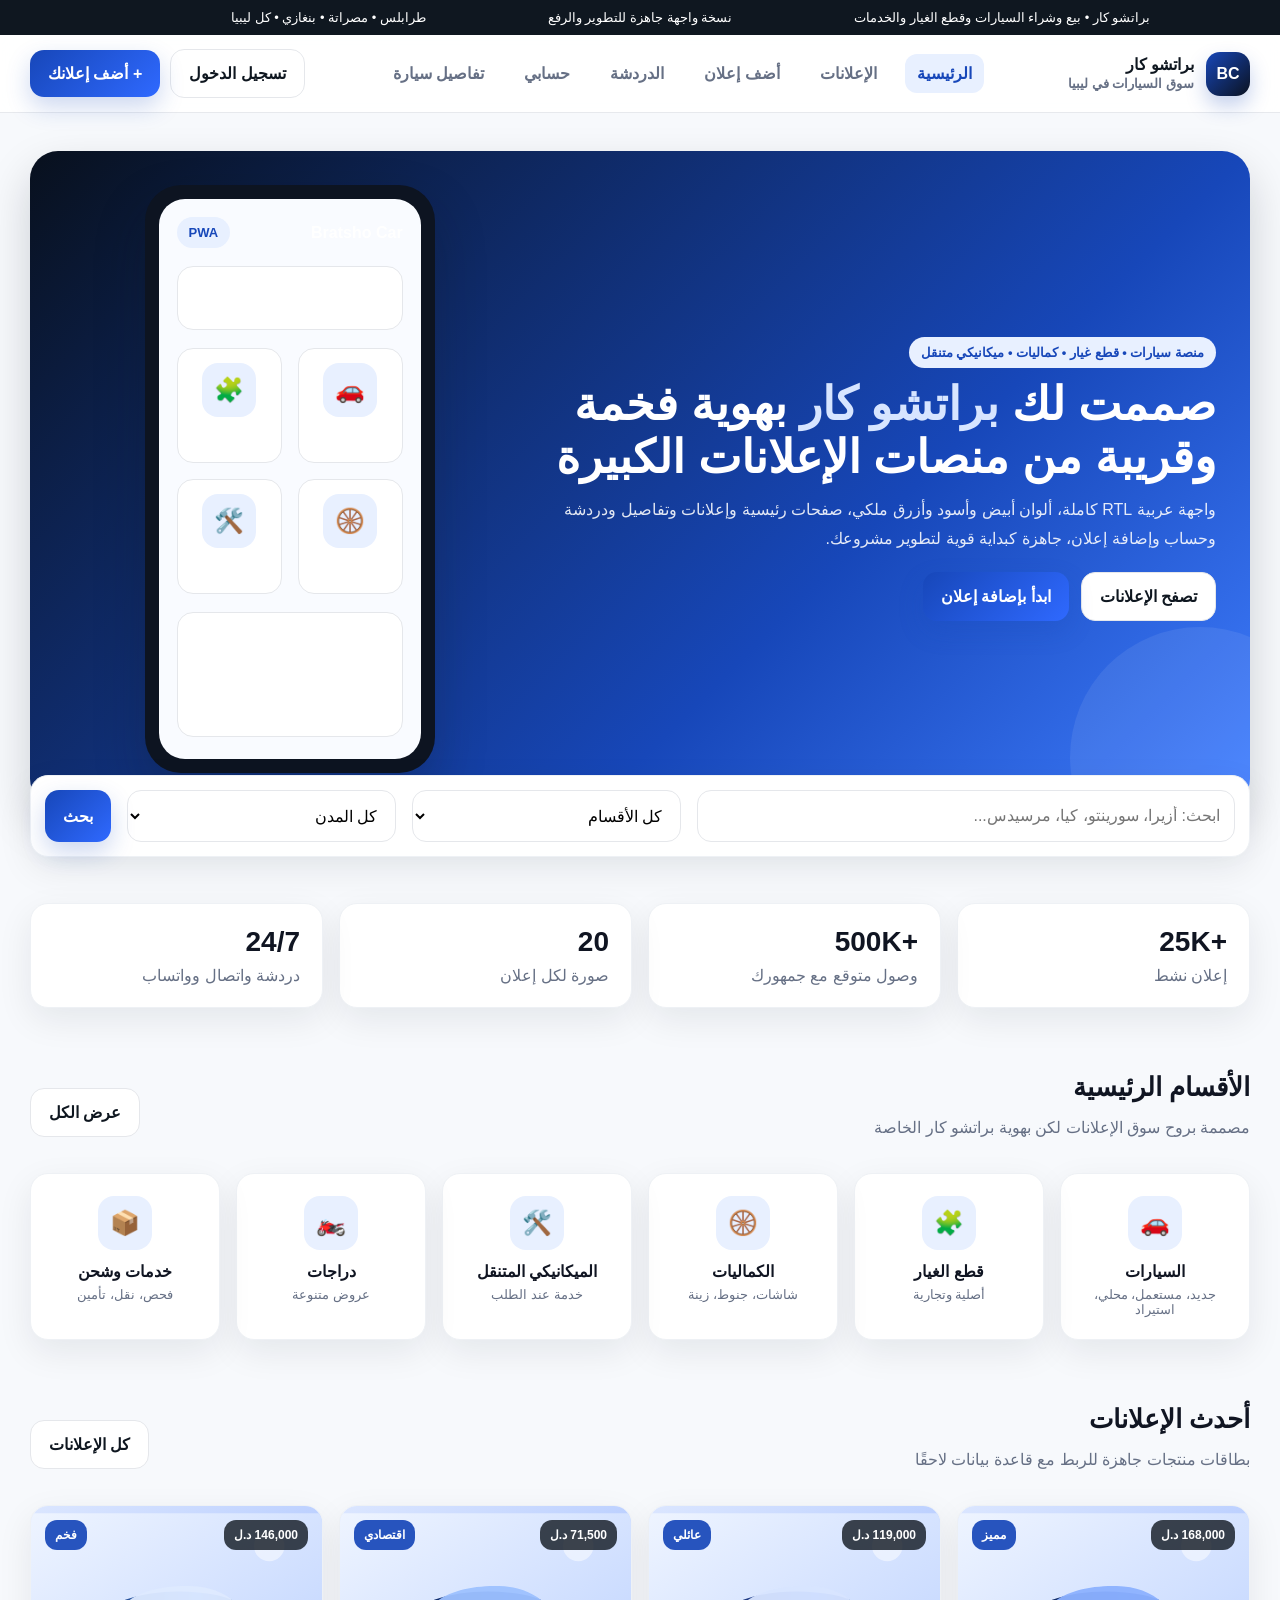
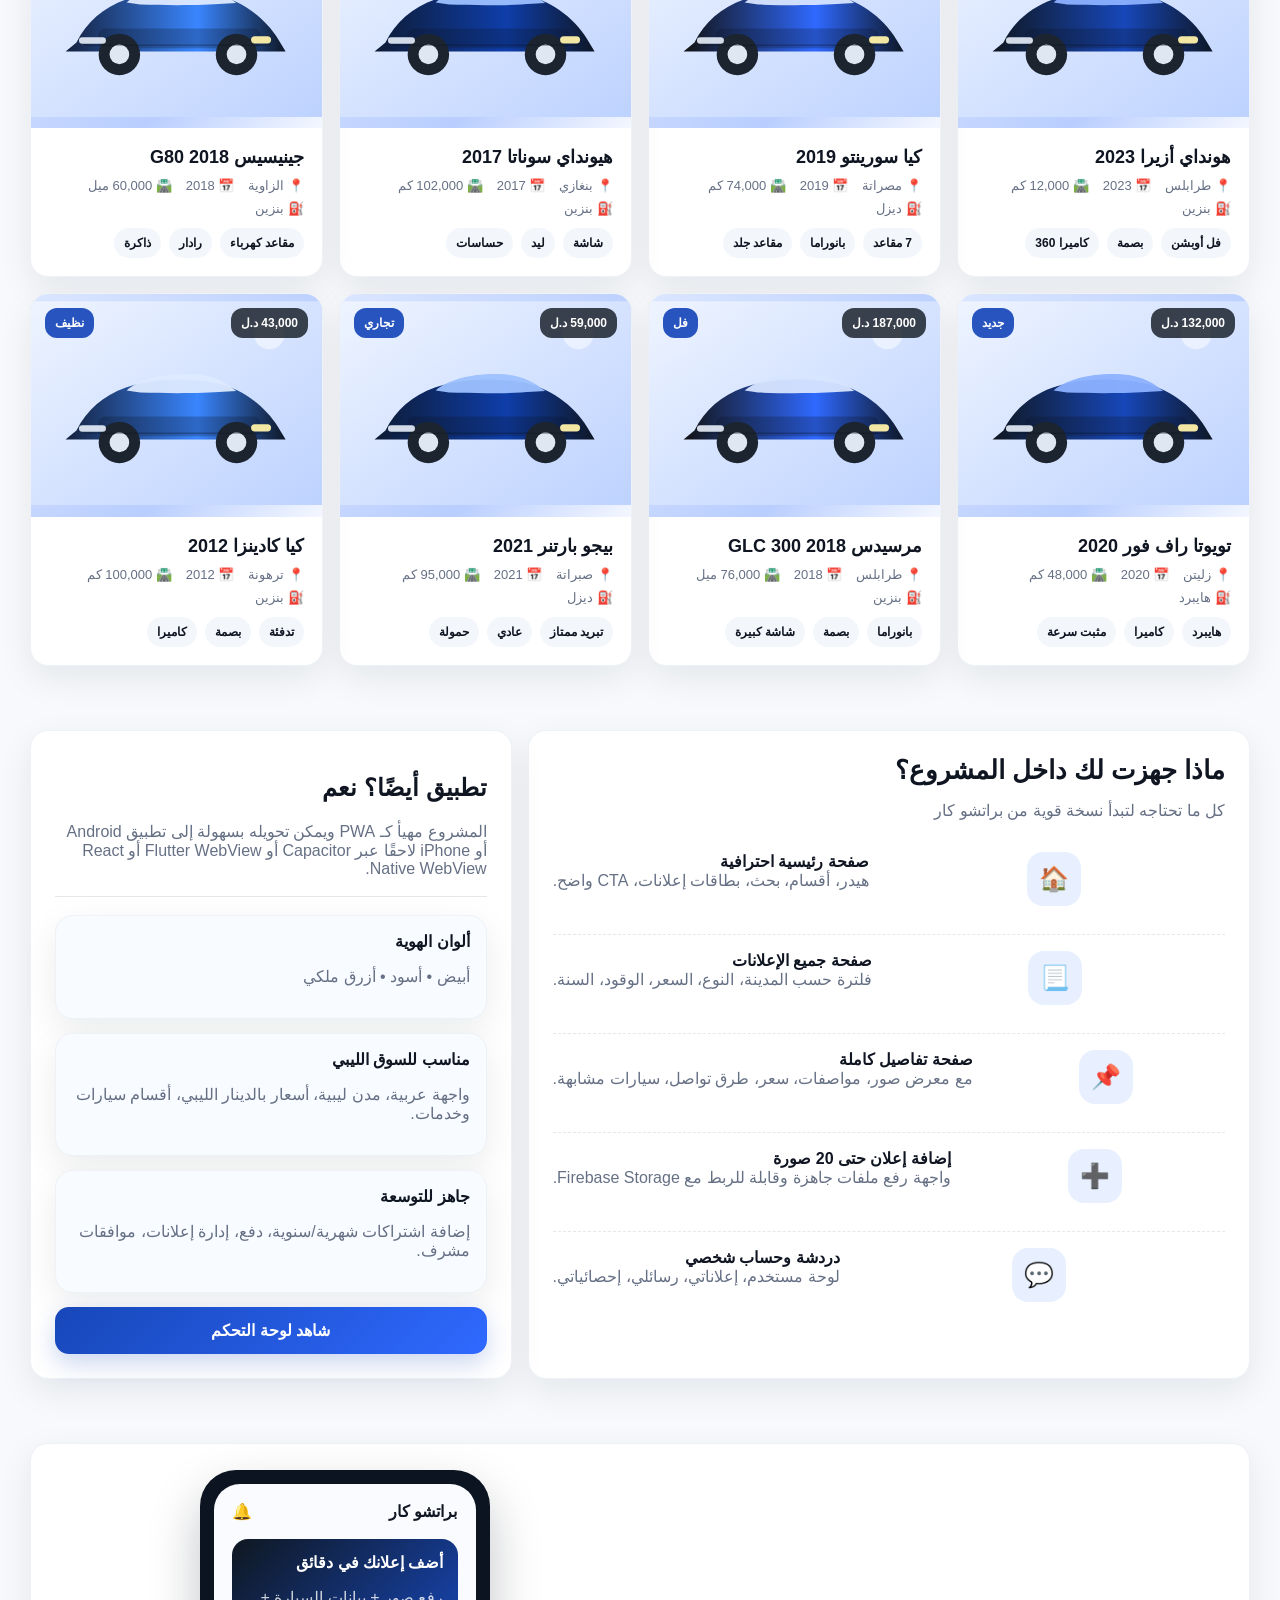
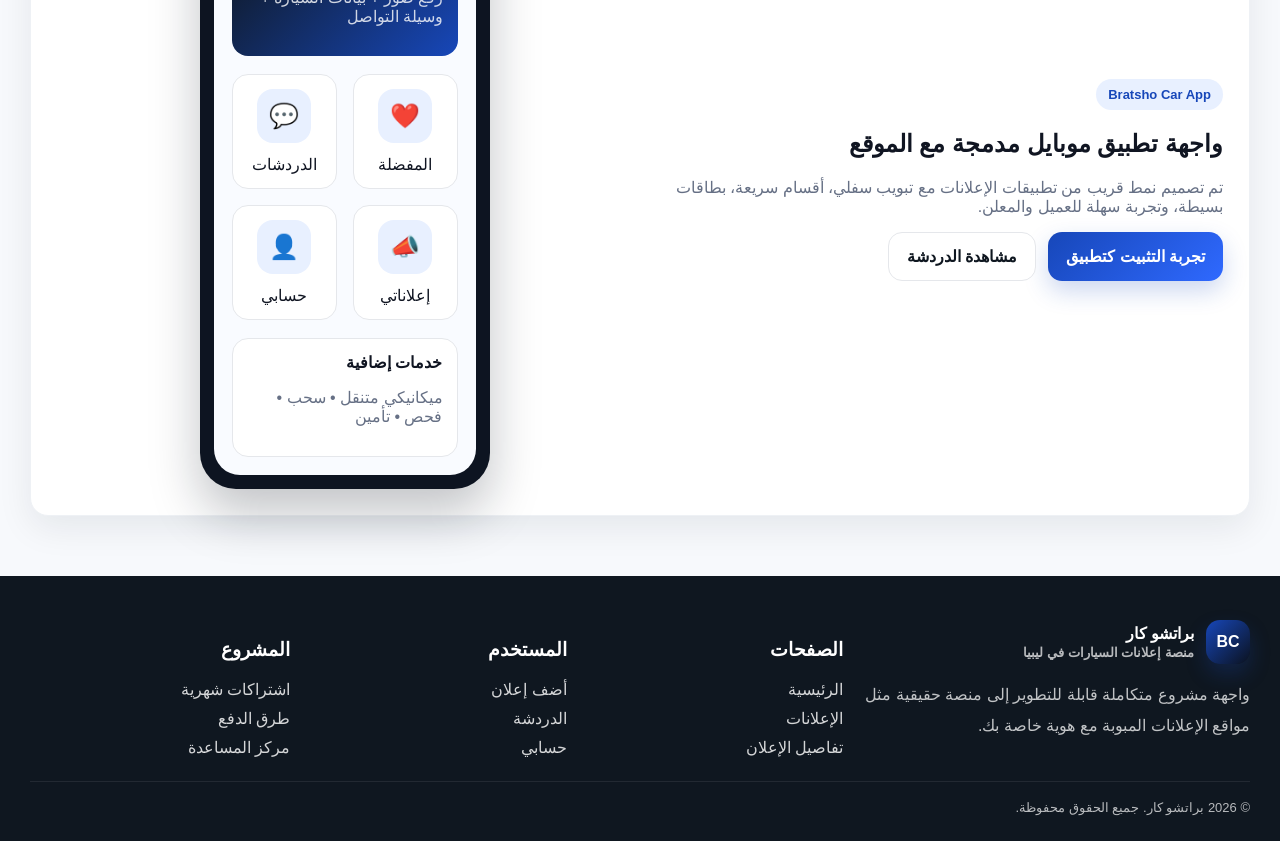
<file: index.html>
<!DOCTYPE html>
<html lang="ar" dir="rtl">
<head>
  <meta charset="UTF-8" />
  <meta name="viewport" content="width=device-width, initial-scale=1.0" />
  <title>براتشو كار | سوق السيارات في ليبيا</title>
  <meta name="description" content="براتشو كار - منصة سيارات وإعلانات مبوبة بتصميم احترافي باللون الأبيض والأسود والأزرق الملكي." />
  <link rel="icon" href="assets/img/logo.svg" type="image/svg+xml" />
  <link rel="manifest" href="manifest.json" />
  <link rel="stylesheet" href="assets/css/style.css" />
</head>
<body>
  <div class="topbar">
    <div class="container inner">
      <div class="right">براتشو كار • بيع وشراء السيارات وقطع الغيار والخدمات</div>
      <div class="center">نسخة واجهة جاهزة للتطوير والرفع</div>
      <div class="left">طرابلس • مصراتة • بنغازي • كل ليبيا</div>
    </div>
  </div>

  <header class="navbar">
    <div class="container inner">
      <a class="logo" href="index.html">
        <span class="logo-mark">BC</span>
        <span>
          <strong>براتشو كار</strong><br>
          <small class="muted">سوق السيارات في ليبيا</small>
        </span>
      </a>
      <nav class="nav-links">
        <a class="active" href="index.html">الرئيسية</a>
        <a href="pages/listings.html">الإعلانات</a>
        <a href="pages/add-listing.html">أضف إعلان</a>
        <a href="pages/chat.html">الدردشة</a>
        <a href="pages/account.html">حسابي</a>
        <a href="pages/details.html">تفاصيل سيارة</a>
      </nav>
      <div class="nav-actions">
        <a class="btn btn-light" href="pages/account.html">تسجيل الدخول</a>
        <a class="btn btn-primary" href="pages/add-listing.html">+ أضف إعلانك</a>
      </div>
    </div>
  </header>

  <main>
    <section class="hero">
      <div class="container">
        <div class="hero-card">
          <div class="hero-content">
            <div>
              <span class="badge">منصة سيارات • قطع غيار • كماليات • ميكانيكي متنقل</span>
              <h1>صممت لك <span style="color:#d7e5ff">براتشو كار</span> بهوية فخمة وقريبة من منصات الإعلانات الكبيرة</h1>
              <p>واجهة عربية RTL كاملة، ألوان أبيض وأسود وأزرق ملكي، صفحات رئيسية وإعلانات وتفاصيل ودردشة وحساب وإضافة إعلان، جاهزة كبداية قوية لتطوير مشروعك.</p>
              <div style="display:flex;gap:12px;flex-wrap:wrap">
                <a class="btn btn-light" href="pages/listings.html">تصفح الإعلانات</a>
                <a class="btn btn-primary" href="pages/add-listing.html">ابدأ بإضافة إعلان</a>
              </div>
            </div>
            <div>
              <div class="mock-phone">
                <div class="phone-screen">
                  <div class="phone-head">
                    <strong>Bratsho Car</strong>
                    <span class="badge">PWA</span>
                  </div>
                  <div class="phone-search">ابحث عن سيارة، قطعة غيار، خدمة...</div>
                  <div class="mini-grid">
                    <div class="mini-card"><div class="mini-icon">🚗</div>سيارات</div>
                    <div class="mini-card"><div class="mini-icon">🧩</div>قطع غيار</div>
                    <div class="mini-card"><div class="mini-icon">🛞</div>كماليات</div>
                    <div class="mini-card"><div class="mini-icon">🛠️</div>خدمات</div>
                  </div>
                  <div class="mini-card" style="text-align:right">
                    <strong>إعلان مميز</strong>
                    <p class="muted">جينيسيس G80 2018 • فل • 146,000 د.ل</p>
                  </div>
                </div>
              </div>
            </div>
          </div>
        </div>
        <div class="hero-search card">
          <input type="text" placeholder="ابحث: أزيرا، سورينتو، كيا، مرسيدس..." />
          <select><option>كل الأقسام</option><option>سيارات</option><option>قطع غيار</option><option>كماليات</option><option>خدمات</option></select>
          <select><option>كل المدن</option><option>طرابلس</option><option>مصراتة</option><option>بنغازي</option><option>الزاوية</option></select>
          <button class="btn btn-primary" data-demo>بحث</button>
        </div>
      </div>
    </section>

    <section class="section">
      <div class="container">
        <div class="stats-grid">
          <div class="card stat"><strong>+25K</strong><span class="muted">إعلان نشط</span></div>
          <div class="card stat"><strong>+500K</strong><span class="muted">وصول متوقع مع جمهورك</span></div>
          <div class="card stat"><strong>20</strong><span class="muted">صورة لكل إعلان</span></div>
          <div class="card stat"><strong>24/7</strong><span class="muted">دردشة واتصال وواتساب</span></div>
        </div>
      </div>
    </section>

    <section class="section">
      <div class="container">
        <div class="section-head">
          <div>
            <h2>الأقسام الرئيسية</h2>
            <p class="muted">مصممة بروح سوق الإعلانات لكن بهوية براتشو كار الخاصة</p>
          </div>
          <a class="btn btn-light" href="pages/listings.html">عرض الكل</a>
        </div>
        <div class="cat-grid">
          <div class="card category"><div class="icon">🚗</div><h3>السيارات</h3><p>جديد، مستعمل، محلي، استيراد</p></div>
          <div class="card category"><div class="icon">🧩</div><h3>قطع الغيار</h3><p>أصلية وتجارية</p></div>
          <div class="card category"><div class="icon">🛞</div><h3>الكماليات</h3><p>شاشات، جنوط، زينة</p></div>
          <div class="card category"><div class="icon">🛠️</div><h3>الميكانيكي المتنقل</h3><p>خدمة عند الطلب</p></div>
          <div class="card category"><div class="icon">🏍️</div><h3>دراجات</h3><p>عروض متنوعة</p></div>
          <div class="card category"><div class="icon">📦</div><h3>خدمات وشحن</h3><p>فحص، نقل، تأمين</p></div>
        </div>
      </div>
    </section>

    <section class="section">
      <div class="container">
        <div class="section-head">
          <div>
            <h2>أحدث الإعلانات</h2>
            <p class="muted">بطاقات منتجات جاهزة للربط مع قاعدة بيانات لاحقًا</p>
          </div>
          <a class="btn btn-light" href="pages/listings.html">كل الإعلانات</a>
        </div>
        <div class="cards-grid" data-listings="home"></div>
      </div>
    </section>

    <section class="section">
      <div class="container">
        <div class="info-grid">
          <div class="card feature-list">
            <div class="section-head" style="margin-bottom:0">
              <div>
                <h2>ماذا جهزت لك داخل المشروع؟</h2>
                <p class="muted">كل ما تحتاجه لتبدأ نسخة قوية من براتشو كار</p>
              </div>
            </div>
            <div class="feature-item"><div class="feature-icon">🏠</div><div><strong>صفحة رئيسية احترافية</strong><div class="muted">هيدر، أقسام، بحث، بطاقات إعلانات، CTA واضح.</div></div></div>
            <div class="feature-item"><div class="feature-icon">📃</div><div><strong>صفحة جميع الإعلانات</strong><div class="muted">فلترة حسب المدينة، النوع، السعر، الوقود، السنة.</div></div></div>
            <div class="feature-item"><div class="feature-icon">📌</div><div><strong>صفحة تفاصيل كاملة</strong><div class="muted">مع معرض صور، مواصفات، سعر، طرق تواصل، سيارات مشابهة.</div></div></div>
            <div class="feature-item"><div class="feature-icon">➕</div><div><strong>إضافة إعلان حتى 20 صورة</strong><div class="muted">واجهة رفع ملفات جاهزة وقابلة للربط مع Firebase Storage.</div></div></div>
            <div class="feature-item"><div class="feature-icon">💬</div><div><strong>دردشة وحساب شخصي</strong><div class="muted">لوحة مستخدم، إعلاناتي، رسائلي، إحصائياتي.</div></div></div>
          </div>
          <div class="card" style="padding:24px">
            <h2>تطبيق أيضًا؟ نعم</h2>
            <p class="muted">المشروع مهيأ كـ PWA ويمكن تحويله بسهولة إلى تطبيق Android أو iPhone لاحقًا عبر Capacitor أو Flutter WebView أو React Native WebView.</p>
            <hr class="sep">
            <div class="stack">
              <div class="card" style="padding:16px;background:#f8fbff">
                <strong>ألوان الهوية</strong>
                <p class="muted">أبيض • أسود • أزرق ملكي</p>
              </div>
              <div class="card" style="padding:16px;background:#f8fbff">
                <strong>مناسب للسوق الليبي</strong>
                <p class="muted">واجهة عربية، مدن ليبية، أسعار بالدينار الليبي، أقسام سيارات وخدمات.</p>
              </div>
              <div class="card" style="padding:16px;background:#f8fbff">
                <strong>جاهز للتوسعة</strong>
                <p class="muted">إضافة اشتراكات شهرية/سنوية، دفع، إدارة إعلانات، موافقات مشرف.</p>
              </div>
              <a class="btn btn-primary" href="pages/account.html">شاهد لوحة التحكم</a>
            </div>
          </div>
        </div>
      </div>
    </section>

    <section class="section">
      <div class="container card" style="padding:26px">
        <div class="app-grid">
          <div>
            <span class="badge">Bratsho Car App</span>
            <h2>واجهة تطبيق موبايل مدمجة مع الموقع</h2>
            <p class="muted">تم تصميم نمط قريب من تطبيقات الإعلانات مع تبويب سفلي، أقسام سريعة، بطاقات بسيطة، وتجربة سهلة للعميل والمعلن.</p>
            <div style="display:flex;gap:12px;flex-wrap:wrap">
              <button class="btn btn-primary" data-demo>تجربة التثبيت كتطبيق</button>
              <a class="btn btn-light" href="pages/chat.html">مشاهدة الدردشة</a>
            </div>
          </div>
          <div>
            <div class="mock-phone">
              <div class="phone-screen">
                <div class="phone-head">
                  <strong>براتشو كار</strong>
                  <span>🔔</span>
                </div>
                <div class="mini-card" style="text-align:right;background:linear-gradient(135deg,#0f1720,#1747b9);color:white;border:none">
                  <strong>أضف إعلانك في دقائق</strong>
                  <p style="color:rgba(255,255,255,.8)">رفع صور + بيانات السيارة + وسيلة التواصل</p>
                </div>
                <div class="mini-grid">
                  <div class="mini-card"><div class="mini-icon">❤️</div>المفضلة</div>
                  <div class="mini-card"><div class="mini-icon">💬</div>الدردشات</div>
                  <div class="mini-card"><div class="mini-icon">📣</div>إعلاناتي</div>
                  <div class="mini-card"><div class="mini-icon">👤</div>حسابي</div>
                </div>
                <div class="mini-card" style="text-align:right">
                  <strong>خدمات إضافية</strong>
                  <p class="muted">ميكانيكي متنقل • سحب • فحص • تأمين</p>
                </div>
              </div>
            </div>
          </div>
        </div>
      </div>
    </section>
  </main>

  <footer class="footer">
    <div class="container">
      <div class="footer-grid">
        <div>
          <div class="logo" style="color:white;margin-bottom:10px">
            <span class="logo-mark">BC</span>
            <span><strong>براتشو كار</strong><br><small style="color:rgba(255,255,255,.7)">منصة إعلانات السيارات في ليبيا</small></span>
          </div>
          <p style="color:rgba(255,255,255,.74);line-height:1.9">واجهة مشروع متكاملة قابلة للتطوير إلى منصة حقيقية مثل مواقع الإعلانات المبوبة مع هوية خاصة بك.</p>
        </div>
        <div><h3>الصفحات</h3><ul><li><a href="index.html">الرئيسية</a></li><li><a href="pages/listings.html">الإعلانات</a></li><li><a href="pages/details.html">تفاصيل الإعلان</a></li></ul></div>
        <div><h3>المستخدم</h3><ul><li><a href="pages/add-listing.html">أضف إعلان</a></li><li><a href="pages/chat.html">الدردشة</a></li><li><a href="pages/account.html">حسابي</a></li></ul></div>
        <div><h3>المشروع</h3><ul><li><a href="#">اشتراكات شهرية</a></li><li><a href="#">طرق الدفع</a></li><li><a href="#">مركز المساعدة</a></li></ul></div>
      </div>
      <div class="footer-bottom">© <span data-year></span> براتشو كار. جميع الحقوق محفوظة.</div>
    </div>
  </footer>

  <nav class="bottom-nav">
    <a class="active" href="index.html">🏠<span>الرئيسية</span></a>
    <a href="pages/listings.html">📃<span>الإعلانات</span></a>
    <a href="pages/add-listing.html">➕<span>إضافة</span></a>
    <a href="pages/chat.html">💬<span>الدردشة</span></a>
    <a href="pages/account.html">👤<span>حسابي</span></a>
  </nav>

  <script src="assets/js/app.js"></script>
</body>
</html>
</file>
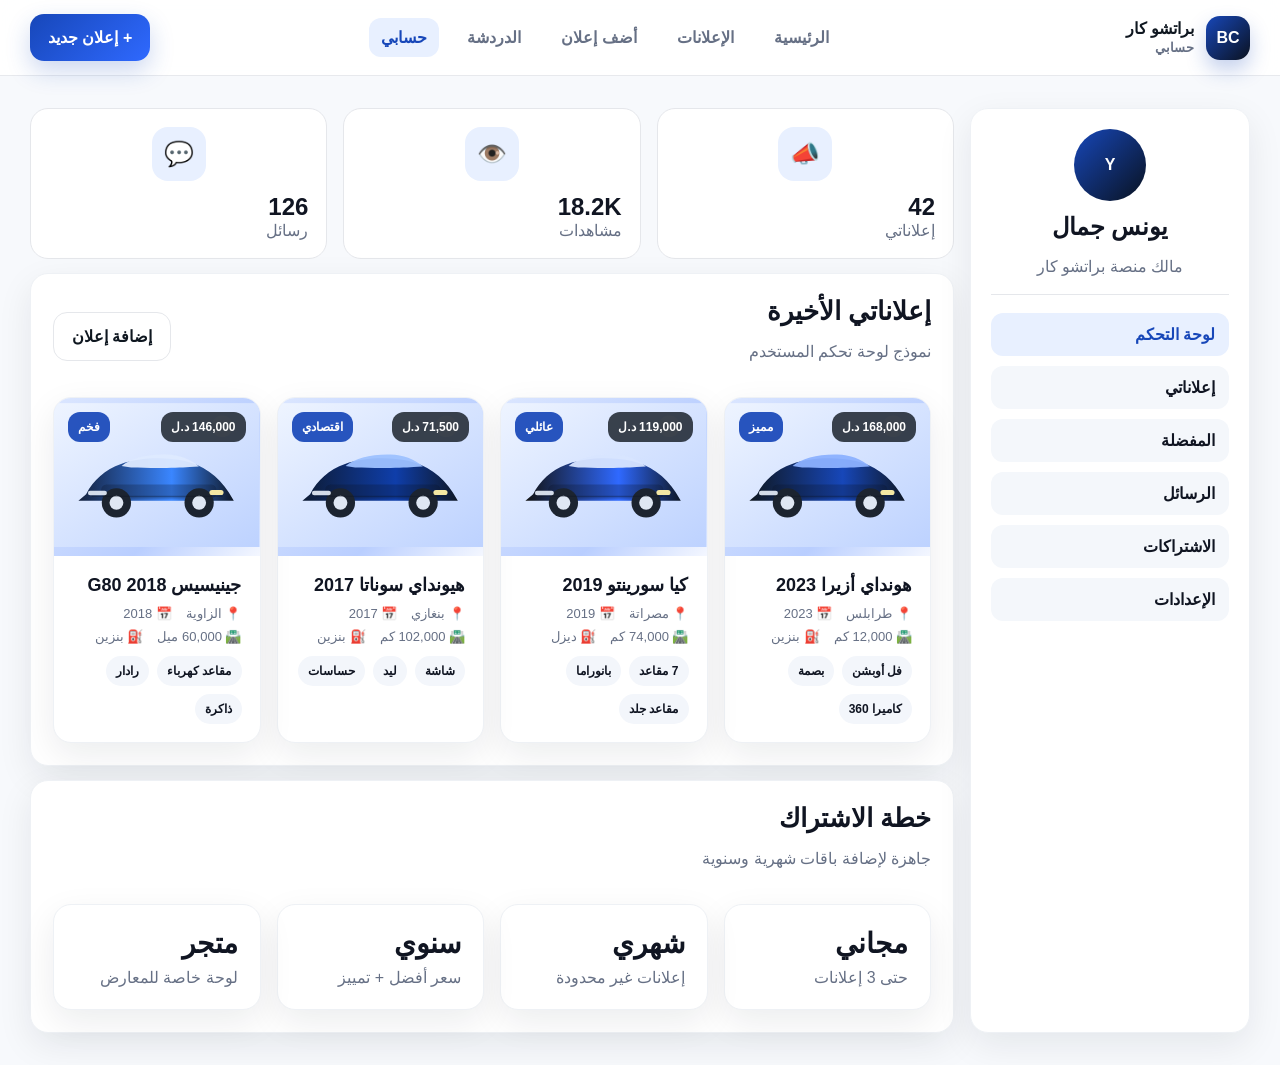
<file: pages/account.html>
<!DOCTYPE html>
<html lang="ar" dir="rtl">
<head>
  <meta charset="UTF-8" />
  <meta name="viewport" content="width=device-width, initial-scale=1.0" />
  <title>حسابي | براتشو كار</title>
  <link rel="icon" href="../assets/img/logo.svg" type="image/svg+xml" />
  <link rel="stylesheet" href="../assets/css/style.css" />
</head>
<body>
  <header class="navbar">
    <div class="container inner">
      <a class="logo" href="../index.html"><span class="logo-mark">BC</span><span><strong>براتشو كار</strong><br><small class="muted">حسابي</small></span></a>
      <nav class="nav-links">
        <a href="../index.html">الرئيسية</a>
        <a href="listings.html">الإعلانات</a>
        <a href="add-listing.html">أضف إعلان</a>
        <a href="chat.html">الدردشة</a>
        <a class="active" href="account.html">حسابي</a>
      </nav>
      <div class="nav-actions"><a class="btn btn-primary" href="add-listing.html">+ إعلان جديد</a></div>
    </div>
  </header>

  <main class="section">
    <div class="container account-grid">
      <aside class="card profile-card">
        <div style="text-align:center">
          <div class="avatar" style="margin:0 auto 12px;width:72px;height:72px">Y</div>
          <h2 style="margin:0">يونس جمال</h2>
          <p class="muted">مالك منصة براتشو كار</p>
        </div>
        <hr class="sep">
        <div class="menu-list">
          <a class="menu-item active" href="#">لوحة التحكم</a>
          <a class="menu-item" href="#">إعلاناتي</a>
          <a class="menu-item" href="#">المفضلة</a>
          <a class="menu-item" href="#">الرسائل</a>
          <a class="menu-item" href="#">الاشتراكات</a>
          <a class="menu-item" href="#">الإعدادات</a>
        </div>
      </aside>

      <section class="stack">
        <div class="kpi-grid">
          <div class="kpi"><div class="kpi-icon">📣</div><strong>42</strong><span class="muted">إعلاناتي</span></div>
          <div class="kpi"><div class="kpi-icon">👁️</div><strong>18.2K</strong><span class="muted">مشاهدات</span></div>
          <div class="kpi"><div class="kpi-icon">💬</div><strong>126</strong><span class="muted">رسائل</span></div>
        </div>
        <div class="card" style="padding:22px">
          <div class="section-head"><div><h2>إعلاناتي الأخيرة</h2><p class="muted">نموذج لوحة تحكم المستخدم</p></div><a class="btn btn-light" href="add-listing.html">إضافة إعلان</a></div>
          <div class="cards-grid" data-listings="similar"></div>
        </div>
        <div class="card" style="padding:22px">
          <div class="section-head"><div><h2>خطة الاشتراك</h2><p class="muted">جاهزة لإضافة باقات شهرية وسنوية</p></div></div>
          <div class="stats-grid">
            <div class="card stat"><strong>مجاني</strong><span class="muted">حتى 3 إعلانات</span></div>
            <div class="card stat"><strong>شهري</strong><span class="muted">إعلانات غير محدودة</span></div>
            <div class="card stat"><strong>سنوي</strong><span class="muted">سعر أفضل + تمييز</span></div>
            <div class="card stat"><strong>متجر</strong><span class="muted">لوحة خاصة للمعارض</span></div>
          </div>
        </div>
      </section>
    </div>
  </main>

  <nav class="bottom-nav">
    <a href="../index.html">🏠<span>الرئيسية</span></a>
    <a href="listings.html">📃<span>الإعلانات</span></a>
    <a href="add-listing.html">➕<span>إضافة</span></a>
    <a href="chat.html">💬<span>الدردشة</span></a>
    <a class="active" href="account.html">👤<span>حسابي</span></a>
  </nav>
  <script src="../assets/js/app.js"></script>
</body>
</html>
</file>
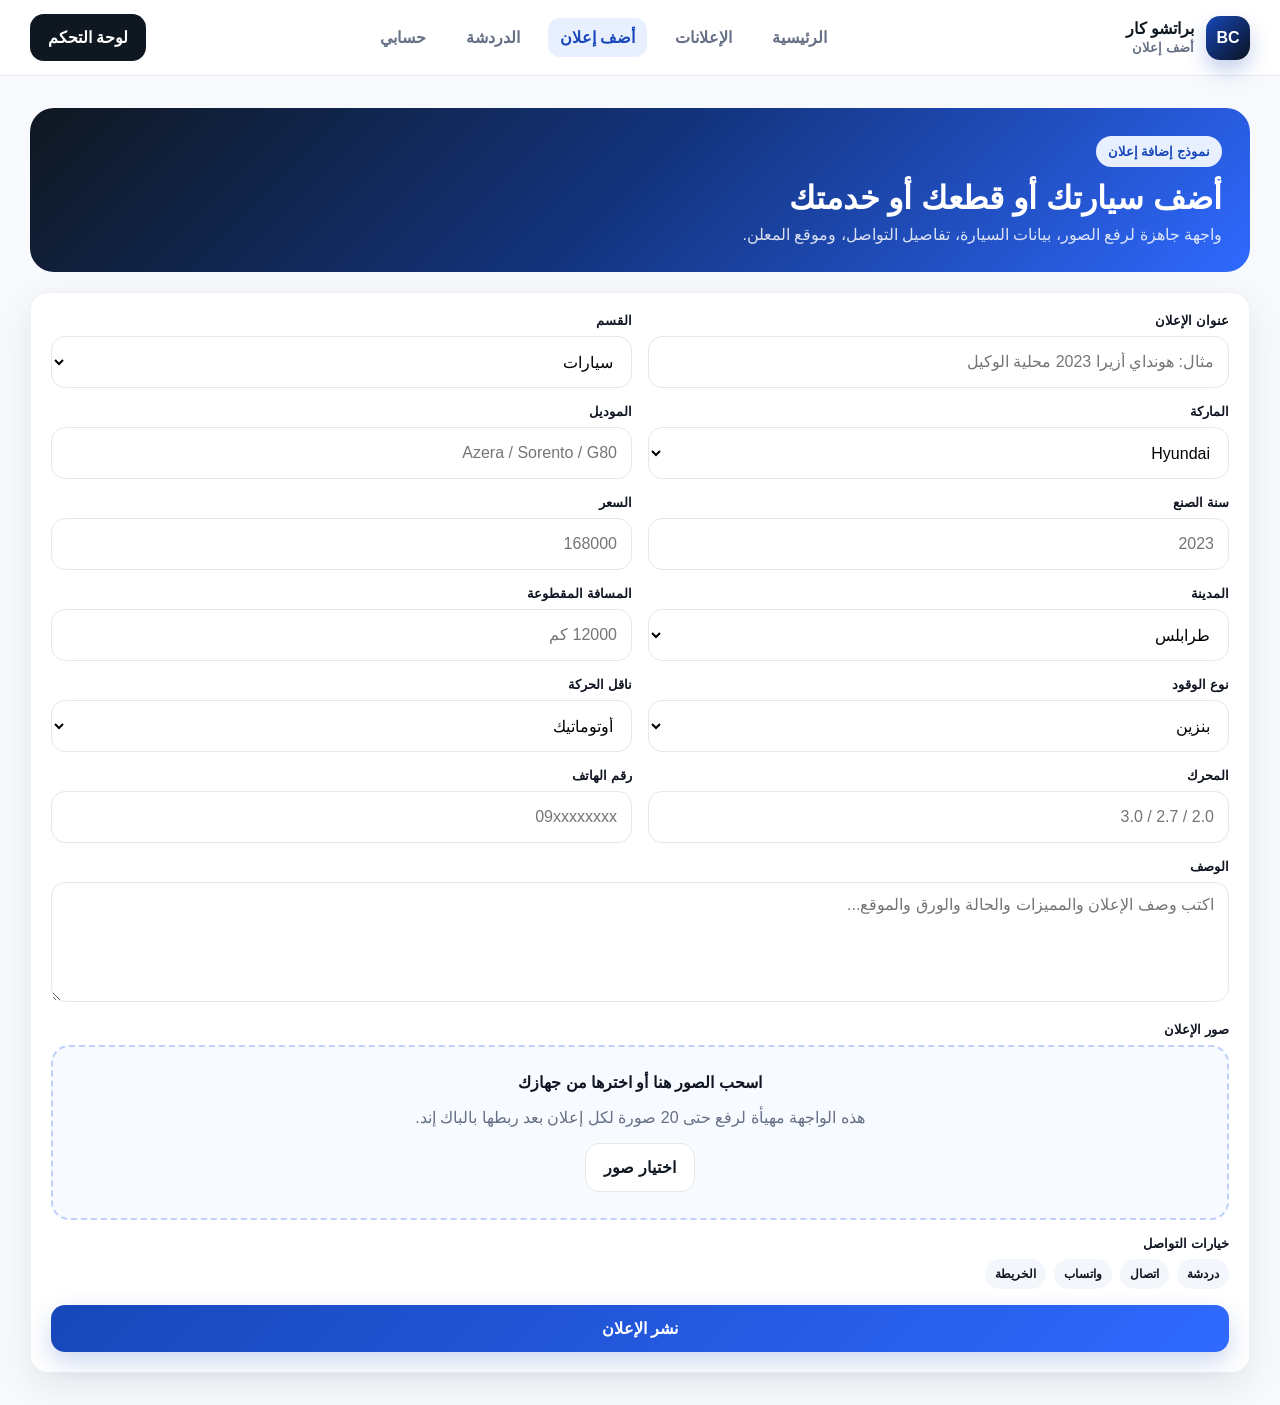
<file: pages/add-listing.html>
<!DOCTYPE html>
<html lang="ar" dir="rtl">
<head>
  <meta charset="UTF-8" />
  <meta name="viewport" content="width=device-width, initial-scale=1.0" />
  <title>إضافة إعلان | براتشو كار</title>
  <link rel="icon" href="../assets/img/logo.svg" type="image/svg+xml" />
  <link rel="stylesheet" href="../assets/css/style.css" />
</head>
<body>
  <header class="navbar">
    <div class="container inner">
      <a class="logo" href="../index.html"><span class="logo-mark">BC</span><span><strong>براتشو كار</strong><br><small class="muted">أضف إعلان</small></span></a>
      <nav class="nav-links">
        <a href="../index.html">الرئيسية</a>
        <a href="listings.html">الإعلانات</a>
        <a class="active" href="add-listing.html">أضف إعلان</a>
        <a href="chat.html">الدردشة</a>
        <a href="account.html">حسابي</a>
      </nav>
      <div class="nav-actions"><a class="btn btn-dark" href="account.html">لوحة التحكم</a></div>
    </div>
  </header>

  <main class="section">
    <div class="container">
      <div class="page-banner" style="margin-bottom:20px">
        <span class="badge">نموذج إضافة إعلان</span>
        <h1 style="margin:12px 0 8px">أضف سيارتك أو قطعك أو خدمتك</h1>
        <p style="margin:0;color:rgba(255,255,255,.84)">واجهة جاهزة لرفع الصور، بيانات السيارة، تفاصيل التواصل، وموقع المعلن.</p>
      </div>

      <section class="card form-card">
        <div class="form-grid">
          <div class="field"><label>عنوان الإعلان</label><input placeholder="مثال: هونداي أزيرا 2023 محلية الوكيل" /></div>
          <div class="field"><label>القسم</label><select><option>سيارات</option><option>قطع غيار</option><option>كماليات</option><option>خدمات</option></select></div>
          <div class="field"><label>الماركة</label><select><option>Hyundai</option><option>Kia</option><option>Mercedes</option><option>Toyota</option></select></div>
          <div class="field"><label>الموديل</label><input placeholder="Azera / Sorento / G80" /></div>
          <div class="field"><label>سنة الصنع</label><input placeholder="2023" /></div>
          <div class="field"><label>السعر</label><input placeholder="168000" /></div>
          <div class="field"><label>المدينة</label><select><option>طرابلس</option><option>مصراتة</option><option>بنغازي</option><option>الزاوية</option></select></div>
          <div class="field"><label>المسافة المقطوعة</label><input placeholder="12000 كم" /></div>
          <div class="field"><label>نوع الوقود</label><select><option>بنزين</option><option>ديزل</option><option>هايبرد</option></select></div>
          <div class="field"><label>ناقل الحركة</label><select><option>أوتوماتيك</option><option>عادي</option></select></div>
          <div class="field"><label>المحرك</label><input placeholder="2.0 / 2.7 / 3.0" /></div>
          <div class="field"><label>رقم الهاتف</label><input placeholder="09xxxxxxxx" /></div>
          <div class="field full"><label>الوصف</label><textarea placeholder="اكتب وصف الإعلان والمميزات والحالة والورق والموقع..."></textarea></div>
          <div class="field full">
            <label>صور الإعلان</label>
            <div class="upload-box">
              <strong>اسحب الصور هنا أو اخترها من جهازك</strong>
              <p class="muted">هذه الواجهة مهيأة لرفع حتى 20 صورة لكل إعلان بعد ربطها بالباك إند.</p>
              <button class="btn btn-light" data-demo>اختيار صور</button>
            </div>
          </div>
          <div class="field full"><label>خيارات التواصل</label><div class="features"><span class="feature">دردشة</span><span class="feature">اتصال</span><span class="feature">واتساب</span><span class="feature">الخريطة</span></div></div>
          <div class="field full"><button class="btn btn-primary" style="width:100%" data-demo>نشر الإعلان</button></div>
        </div>
      </section>
    </div>
  </main>

  <nav class="bottom-nav">
    <a href="../index.html">🏠<span>الرئيسية</span></a>
    <a href="listings.html">📃<span>الإعلانات</span></a>
    <a class="active" href="add-listing.html">➕<span>إضافة</span></a>
    <a href="chat.html">💬<span>الدردشة</span></a>
    <a href="account.html">👤<span>حسابي</span></a>
  </nav>
  <script src="../assets/js/app.js"></script>
</body>
</html>
</file>
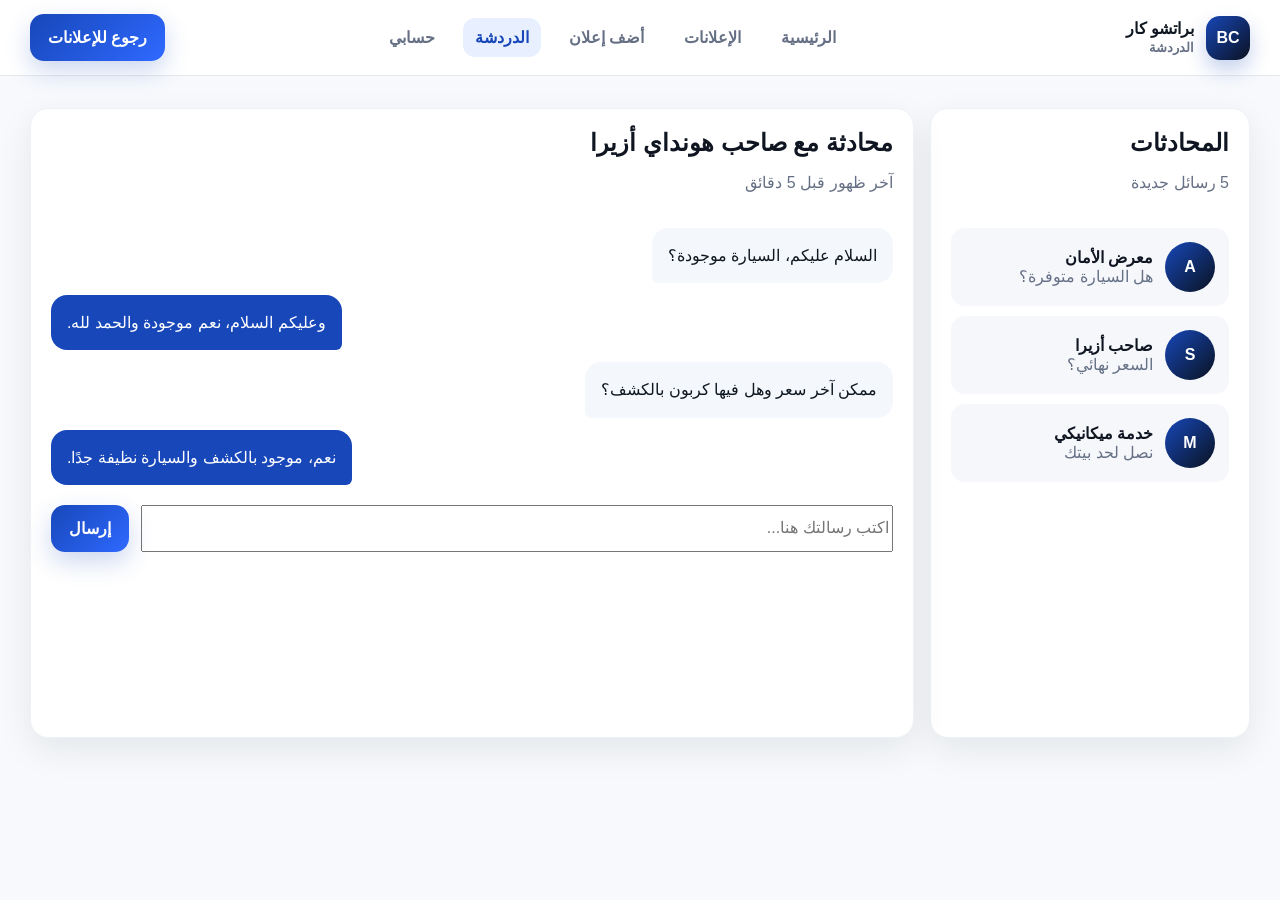
<file: pages/chat.html>
<!DOCTYPE html>
<html lang="ar" dir="rtl">
<head>
  <meta charset="UTF-8" />
  <meta name="viewport" content="width=device-width, initial-scale=1.0" />
  <title>الدردشة | براتشو كار</title>
  <link rel="icon" href="../assets/img/logo.svg" type="image/svg+xml" />
  <link rel="stylesheet" href="../assets/css/style.css" />
</head>
<body>
  <header class="navbar">
    <div class="container inner">
      <a class="logo" href="../index.html"><span class="logo-mark">BC</span><span><strong>براتشو كار</strong><br><small class="muted">الدردشة</small></span></a>
      <nav class="nav-links">
        <a href="../index.html">الرئيسية</a>
        <a href="listings.html">الإعلانات</a>
        <a href="add-listing.html">أضف إعلان</a>
        <a class="active" href="chat.html">الدردشة</a>
        <a href="account.html">حسابي</a>
      </nav>
      <div class="nav-actions"><a class="btn btn-primary" href="listings.html">رجوع للإعلانات</a></div>
    </div>
  </header>

  <main class="section">
    <div class="container chat-layout">
      <aside class="card chat-sidebar">
        <div class="section-head"><div><h2 style="font-size:24px">المحادثات</h2><p class="muted">5 رسائل جديدة</p></div></div>
        <div class="chat-user"><div class="avatar">A</div><div><strong>معرض الأمان</strong><div class="muted">هل السيارة متوفرة؟</div></div></div>
        <div class="chat-user"><div class="avatar">S</div><div><strong>صاحب أزيرا</strong><div class="muted">السعر نهائي؟</div></div></div>
        <div class="chat-user"><div class="avatar">M</div><div><strong>خدمة ميكانيكي</strong><div class="muted">نصل لحد بيتك</div></div></div>
      </aside>

      <section class="card chat-box">
        <div class="section-head"><div><h2 style="font-size:24px">محادثة مع صاحب هونداي أزيرا</h2><p class="muted">آخر ظهور قبل 5 دقائق</p></div></div>
        <div class="messages">
          <div class="msg other">السلام عليكم، السيارة موجودة؟</div>
          <div class="msg me">وعليكم السلام، نعم موجودة والحمد لله.</div>
          <div class="msg other">ممكن آخر سعر وهل فيها كربون بالكشف؟</div>
          <div class="msg me">نعم، موجود بالكشف والسيارة نظيفة جدًا.</div>
        </div>
        <div class="chat-input">
          <input placeholder="اكتب رسالتك هنا..." />
          <button class="btn btn-primary" data-demo>إرسال</button>
        </div>
      </section>
    </div>
  </main>

  <nav class="bottom-nav">
    <a href="../index.html">🏠<span>الرئيسية</span></a>
    <a href="listings.html">📃<span>الإعلانات</span></a>
    <a href="add-listing.html">➕<span>إضافة</span></a>
    <a class="active" href="chat.html">💬<span>الدردشة</span></a>
    <a href="account.html">👤<span>حسابي</span></a>
  </nav>
  <script src="../assets/js/app.js"></script>
</body>
</html>
</file>
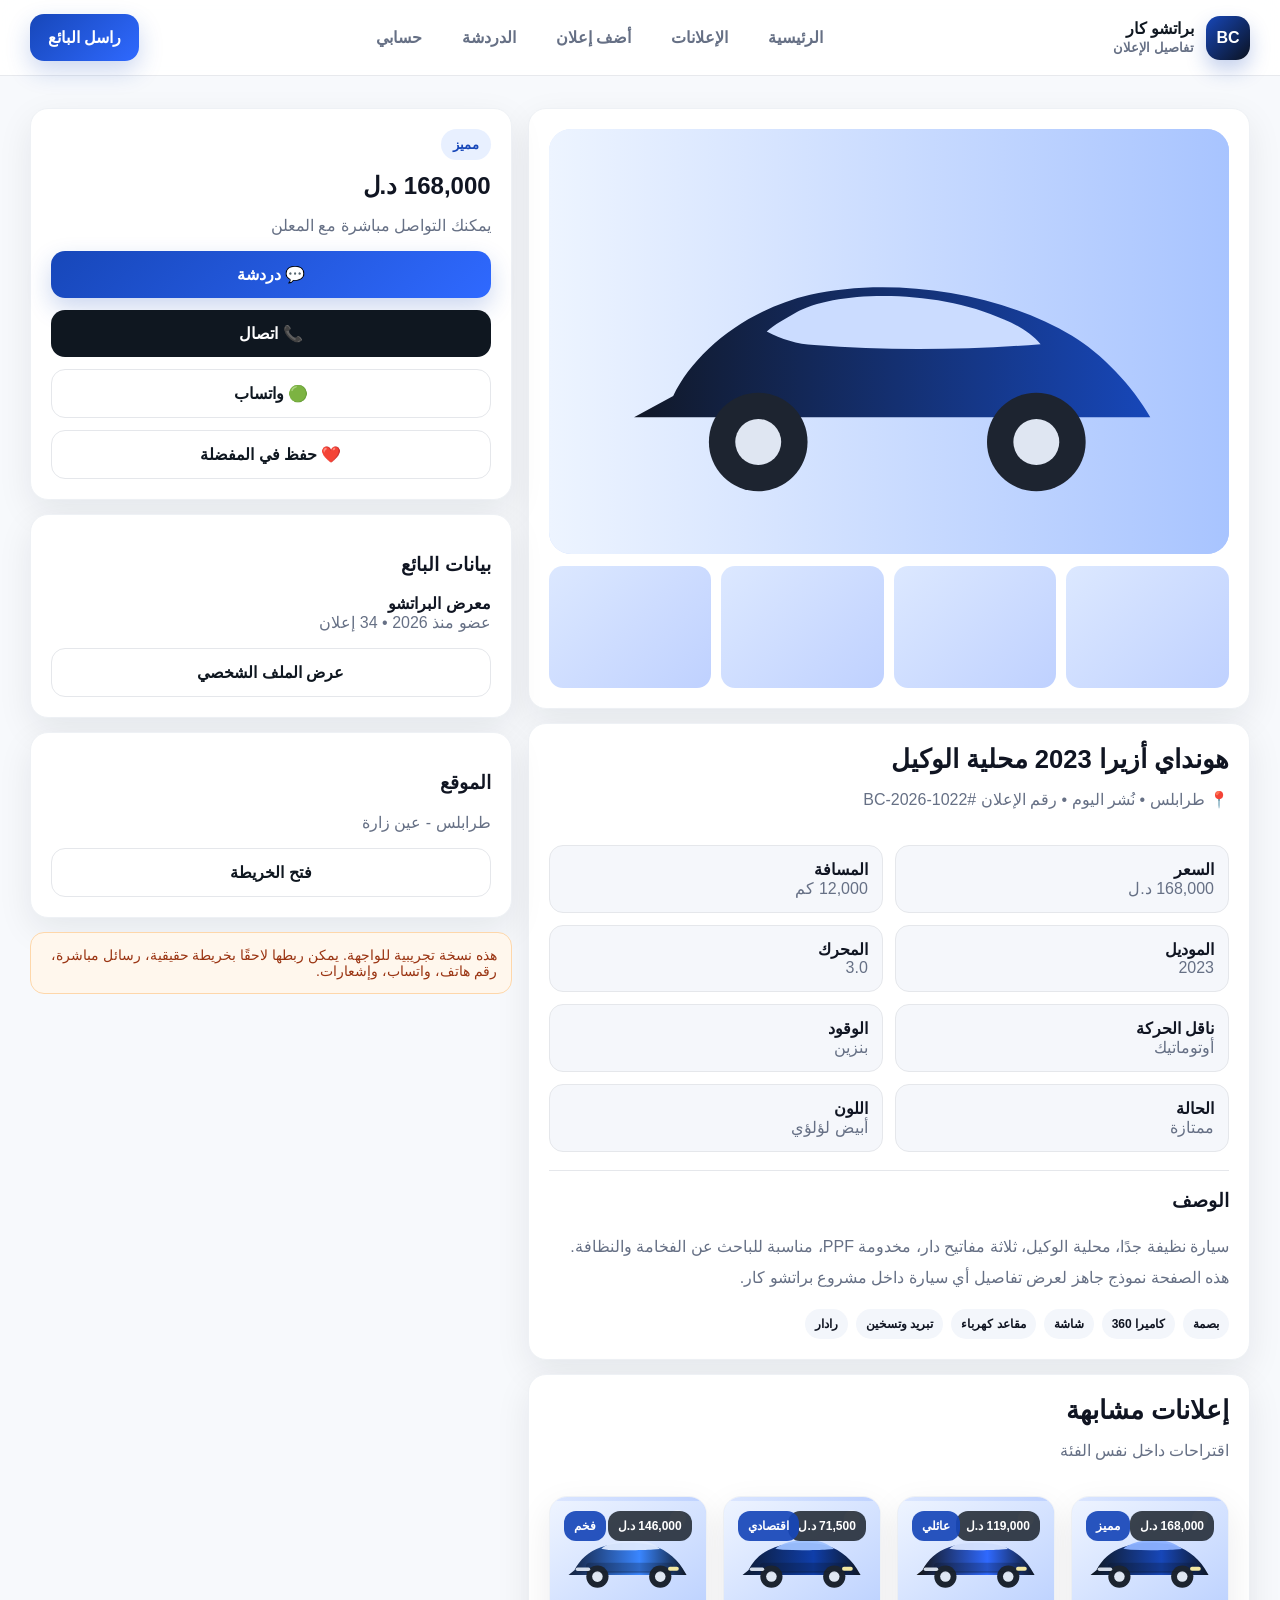
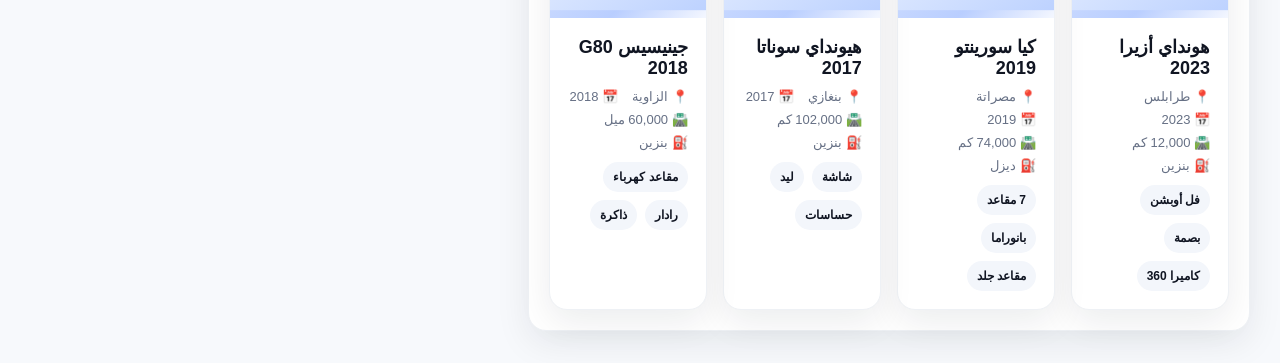
<file: pages/details.html>
<!DOCTYPE html>
<html lang="ar" dir="rtl">
<head>
  <meta charset="UTF-8" />
  <meta name="viewport" content="width=device-width, initial-scale=1.0" />
  <title>تفاصيل السيارة | براتشو كار</title>
  <link rel="icon" href="../assets/img/logo.svg" type="image/svg+xml" />
  <link rel="stylesheet" href="../assets/css/style.css" />
</head>
<body>
  <header class="navbar">
    <div class="container inner">
      <a class="logo" href="../index.html"><span class="logo-mark">BC</span><span><strong>براتشو كار</strong><br><small class="muted">تفاصيل الإعلان</small></span></a>
      <nav class="nav-links">
        <a href="../index.html">الرئيسية</a>
        <a href="listings.html">الإعلانات</a>
        <a href="add-listing.html">أضف إعلان</a>
        <a href="chat.html">الدردشة</a>
        <a href="account.html">حسابي</a>
      </nav>
      <div class="nav-actions"><a class="btn btn-primary" href="chat.html">راسل البائع</a></div>
    </div>
  </header>

  <main class="section">
    <div class="container listing-layout">
      <div class="stack">
        <section class="card gallery-card">
          <div class="gallery-main">
            <svg viewBox="0 0 800 500" xmlns="http://www.w3.org/2000/svg"><defs><linearGradient id="g" x1="0" x2="1"><stop offset="0%" stop-color="#edf4ff"/><stop offset="100%" stop-color="#a8c4ff"/></linearGradient><linearGradient id="c" x1="0" x2="1"><stop offset="0%" stop-color="#111827"/><stop offset="100%" stop-color="#1747b9"/></linearGradient></defs><rect width="800" height="500" fill="url(#g)"/><path d="M146 314c25-52 85-101 161-119 92-21 219-5 308 48 34 20 72 60 92 96H100l46-25z" fill="url(#c)"/><circle cx="246" cy="368" r="58" fill="#1d2430"/><circle cx="246" cy="368" r="27" fill="#dfe6f2"/><circle cx="573" cy="368" r="58" fill="#1d2430"/><circle cx="573" cy="368" r="27" fill="#dfe6f2"/><path d="M290 216c47-27 167-28 245 8 15 6 32 16 43 29-88 7-181 8-266 1-20-1-39-7-56-16 9-8 22-15 34-22z" fill="#cbdcff"/></svg>
          </div>
          <div class="thumb-strip">
            <div class="thumb-item"></div><div class="thumb-item"></div><div class="thumb-item"></div><div class="thumb-item"></div>
          </div>
        </section>

        <section class="card specs-card">
          <div class="section-head"><div><h2>هونداي أزيرا 2023 محلية الوكيل</h2><p class="muted">📍 طرابلس • نُشر اليوم • رقم الإعلان #BC-2026-1022</p></div></div>
          <div class="specs-grid">
            <div class="spec-item"><strong>السعر</strong><div class="muted">168,000 د.ل</div></div>
            <div class="spec-item"><strong>المسافة</strong><div class="muted">12,000 كم</div></div>
            <div class="spec-item"><strong>الموديل</strong><div class="muted">2023</div></div>
            <div class="spec-item"><strong>المحرك</strong><div class="muted">3.0</div></div>
            <div class="spec-item"><strong>ناقل الحركة</strong><div class="muted">أوتوماتيك</div></div>
            <div class="spec-item"><strong>الوقود</strong><div class="muted">بنزين</div></div>
            <div class="spec-item"><strong>الحالة</strong><div class="muted">ممتازة</div></div>
            <div class="spec-item"><strong>اللون</strong><div class="muted">أبيض لؤلؤي</div></div>
          </div>
          <hr class="sep">
          <h3>الوصف</h3>
          <p class="muted" style="line-height:1.95">سيارة نظيفة جدًا، محلية الوكيل، ثلاثة مفاتيح دار، مخدومة PPF، مناسبة للباحث عن الفخامة والنظافة. هذه الصفحة نموذج جاهز لعرض تفاصيل أي سيارة داخل مشروع براتشو كار.</p>
          <div class="features" style="margin-top:14px">
            <span class="feature">بصمة</span><span class="feature">كاميرا 360</span><span class="feature">شاشة</span><span class="feature">مقاعد كهرباء</span><span class="feature">تبريد وتسخين</span><span class="feature">رادار</span>
          </div>
        </section>

        <section class="card similar-card">
          <div class="section-head"><div><h2>إعلانات مشابهة</h2><p class="muted">اقتراحات داخل نفس الفئة</p></div></div>
          <div class="cards-grid" data-listings="similar"></div>
        </section>
      </div>

      <aside class="stack">
        <div class="card details-sidebar">
          <span class="badge">مميز</span>
          <h2 style="margin:12px 0 8px">168,000 د.ل</h2>
          <p class="muted">يمكنك التواصل مباشرة مع المعلن</p>
          <div class="contact-box">
            <a class="btn btn-primary" href="chat.html">💬 دردشة</a>
            <button class="btn btn-dark" data-demo>📞 اتصال</button>
            <button class="btn btn-light" data-demo>🟢 واتساب</button>
            <button class="btn btn-light" data-demo>❤️ حفظ في المفضلة</button>
          </div>
        </div>
        <div class="card info-box">
          <h3>بيانات البائع</h3>
          <p><strong>معرض البراتشو</strong><br><span class="muted">عضو منذ 2026 • 34 إعلان</span></p>
          <button class="btn btn-light" style="width:100%" data-demo>عرض الملف الشخصي</button>
        </div>
        <div class="card info-box">
          <h3>الموقع</h3>
          <p class="muted">طرابلس - عين زارة</p>
          <button class="btn btn-light" style="width:100%" data-demo>فتح الخريطة</button>
        </div>
        <div class="notice">هذه نسخة تجريبية للواجهة. يمكن ربطها لاحقًا بخريطة حقيقية، رسائل مباشرة، رقم هاتف، واتساب، وإشعارات.</div>
      </aside>
    </div>
  </main>

  <nav class="bottom-nav">
    <a href="../index.html">🏠<span>الرئيسية</span></a>
    <a href="listings.html">📃<span>الإعلانات</span></a>
    <a href="add-listing.html">➕<span>إضافة</span></a>
    <a class="active" href="chat.html">💬<span>الدردشة</span></a>
    <a href="account.html">👤<span>حسابي</span></a>
  </nav>
  <script src="../assets/js/app.js"></script>
</body>
</html>
</file>
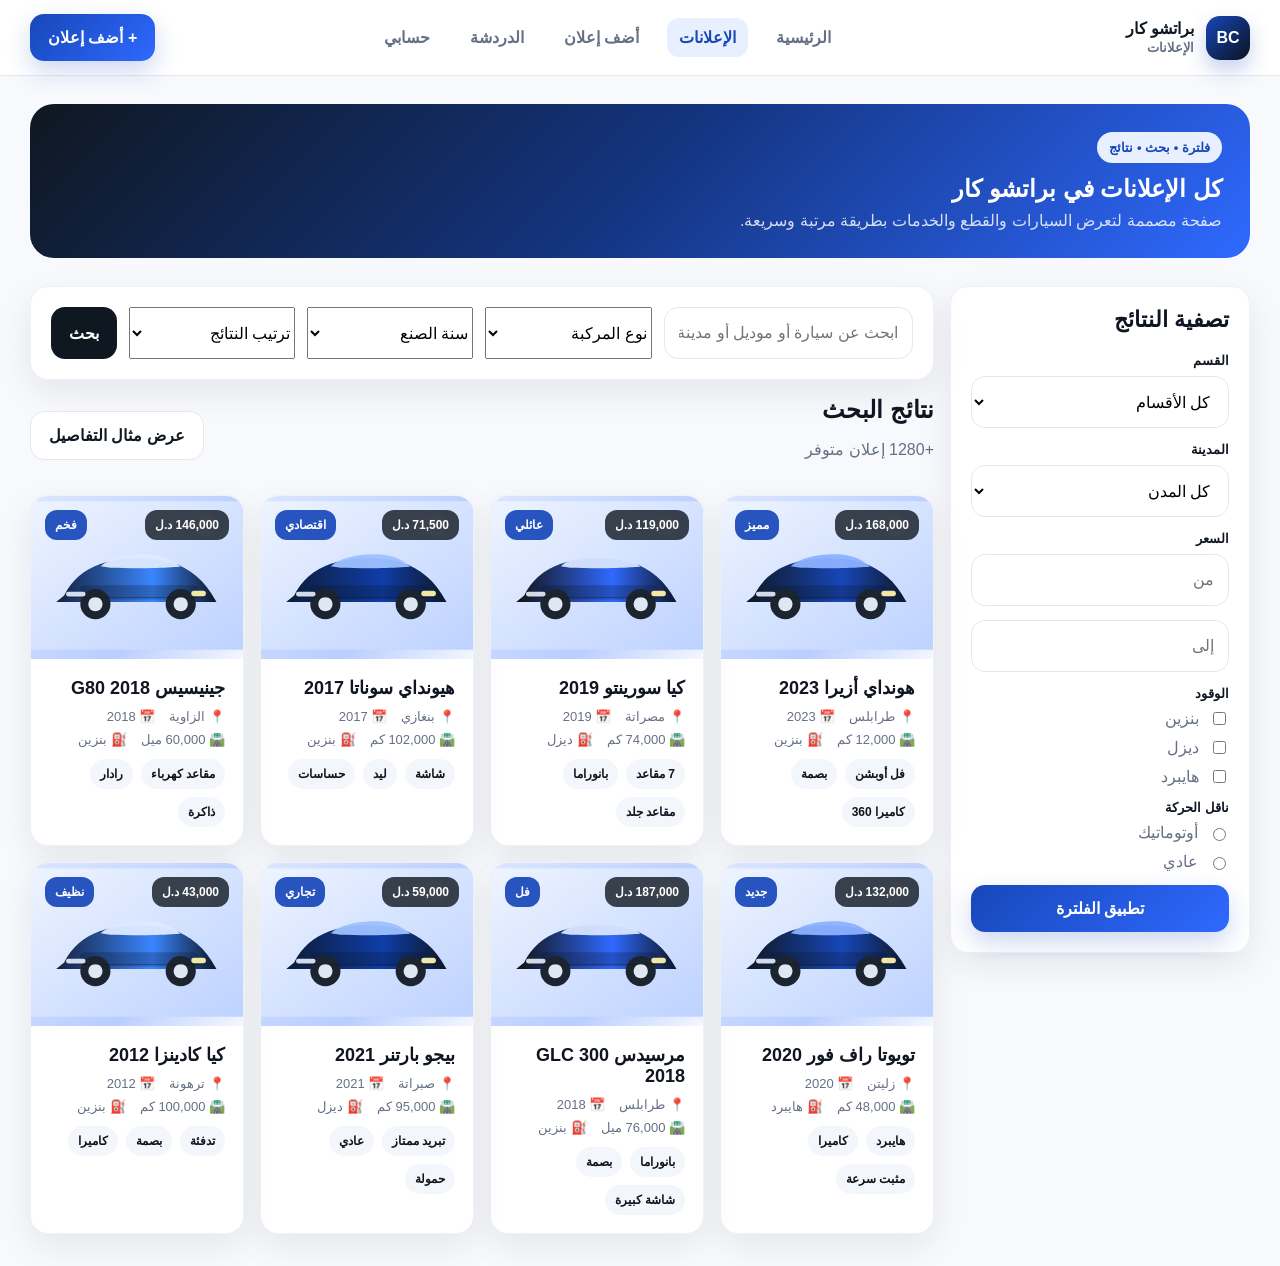
<file: pages/listings.html>
<!DOCTYPE html>
<html lang="ar" dir="rtl">
<head>
  <meta charset="UTF-8" />
  <meta name="viewport" content="width=device-width, initial-scale=1.0" />
  <title>كل الإعلانات | براتشو كار</title>
  <link rel="icon" href="../assets/img/logo.svg" type="image/svg+xml" />
  <link rel="stylesheet" href="../assets/css/style.css" />
</head>
<body>
  <header class="navbar">
    <div class="container inner">
      <a class="logo" href="../index.html"><span class="logo-mark">BC</span><span><strong>براتشو كار</strong><br><small class="muted">الإعلانات</small></span></a>
      <nav class="nav-links">
        <a href="../index.html">الرئيسية</a>
        <a class="active" href="listings.html">الإعلانات</a>
        <a href="add-listing.html">أضف إعلان</a>
        <a href="chat.html">الدردشة</a>
        <a href="account.html">حسابي</a>
      </nav>
      <div class="nav-actions"><a class="btn btn-primary" href="add-listing.html">+ أضف إعلان</a></div>
    </div>
  </header>

  <main>
    <section class="page-hero">
      <div class="container">
        <div class="page-banner">
          <span class="badge">فلترة • بحث • نتائج</span>
          <h1 style="margin:12px 0 8px">كل الإعلانات في براتشو كار</h1>
          <p style="margin:0;color:rgba(255,255,255,.82)">صفحة مصممة لتعرض السيارات والقطع والخدمات بطريقة مرتبة وسريعة.</p>
        </div>
      </div>
    </section>

    <section class="section" style="padding-top:0">
      <div class="container filters-grid">
        <aside class="card filter-panel">
          <div class="section-head"><h2 style="font-size:22px">تصفية النتائج</h2></div>
          <div class="filter-group"><label>القسم</label><select class="filter-box"><option>كل الأقسام</option><option>سيارات</option><option>قطع غيار</option><option>كماليات</option><option>خدمات</option></select></div>
          <div class="filter-group"><label>المدينة</label><select class="filter-box"><option>كل المدن</option><option>طرابلس</option><option>مصراتة</option><option>بنغازي</option><option>الزاوية</option></select></div>
          <div class="filter-group"><label>السعر</label><div class="stack"><input class="filter-box" placeholder="من" /><input class="filter-box" placeholder="إلى" /></div></div>
          <div class="filter-group"><label>الوقود</label><div class="check-row"><input type="checkbox"> بنزين</div><div class="check-row"><input type="checkbox"> ديزل</div><div class="check-row"><input type="checkbox"> هايبرد</div></div>
          <div class="filter-group"><label>ناقل الحركة</label><div class="radio-row"><input type="radio" name="g"> أوتوماتيك</div><div class="radio-row"><input type="radio" name="g"> عادي</div></div>
          <button class="btn btn-primary" style="width:100%" data-demo>تطبيق الفلترة</button>
        </aside>

        <div>
          <div class="card search-bar">
            <input type="text" placeholder="ابحث عن سيارة أو موديل أو مدينة" />
            <select><option>نوع المركبة</option><option>سيدان</option><option>SUV</option><option>تجاري</option></select>
            <select><option>سنة الصنع</option><option>2024</option><option>2023</option><option>2022</option></select>
            <select><option>ترتيب النتائج</option><option>الأحدث</option><option>الأقل سعرًا</option><option>الأعلى سعرًا</option></select>
            <button class="btn btn-dark" data-demo>بحث</button>
          </div>
          <div class="section-head">
            <div><h2 style="font-size:24px">نتائج البحث</h2><p class="muted">+1280 إعلان متوفر</p></div>
            <a class="btn btn-light" href="details.html">عرض مثال التفاصيل</a>
          </div>
          <div class="cards-grid" data-listings="catalog"></div>
        </div>
      </div>
    </section>
  </main>

  <nav class="bottom-nav">
    <a href="../index.html">🏠<span>الرئيسية</span></a>
    <a class="active" href="listings.html">📃<span>الإعلانات</span></a>
    <a href="add-listing.html">➕<span>إضافة</span></a>
    <a href="chat.html">💬<span>الدردشة</span></a>
    <a href="account.html">👤<span>حسابي</span></a>
  </nav>
  <script src="../assets/js/app.js"></script>
</body>
</html>
</file>
<file: assets/css/style.css>
:root {
  --bg: #f7f9fc;
  --card: #ffffff;
  --text: #101522;
  --muted: #667085;
  --line: #e5e7eb;
  --black: #0f1720;
  --blue: #1747b9;
  --blue-2: #2f69ff;
  --blue-3: #e8f0ff;
  --shadow: 0 12px 35px rgba(14, 23, 38, .08);
  --radius: 18px;
  --radius-sm: 12px;
  --container: 1220px;
}

* { box-sizing: border-box; }
html { scroll-behavior: smooth; }
body {
  margin: 0;
  font-family: "Tahoma", "Segoe UI", sans-serif;
  background: var(--bg);
  color: var(--text);
}
img { max-width: 100%; display: block; }
a { text-decoration: none; color: inherit; }
button, input, select, textarea {
  font: inherit;
}
.container {
  width: min(calc(100% - 32px), var(--container));
  margin-inline: auto;
}
.badge {
  display: inline-flex;
  align-items: center;
  gap: 6px;
  padding: 8px 12px;
  border-radius: 999px;
  background: var(--blue-3);
  color: var(--blue);
  font-size: 13px;
  font-weight: 700;
}
.btn {
  border: none;
  border-radius: 14px;
  padding: 14px 18px;
  cursor: pointer;
  transition: .2s ease;
  display: inline-flex;
  align-items: center;
  justify-content: center;
  gap: 10px;
  font-weight: 700;
}
.btn:hover { transform: translateY(-1px); }
.btn-primary {
  background: linear-gradient(135deg, var(--blue) 0%, var(--blue-2) 100%);
  color: white;
  box-shadow: 0 10px 25px rgba(23, 71, 185, .22);
}
.btn-dark {
  background: var(--black);
  color: white;
}
.btn-light {
  background: white;
  color: var(--black);
  border: 1px solid var(--line);
}
.topbar {
  background: var(--black);
  color: #fff;
  font-size: 13px;
  padding: 10px 0;
}
.topbar .inner,
.navbar .inner,
.hero-search,
.bottom-nav,
.footer-grid,
.stats-grid,
.cat-grid,
.cards-grid,
.info-grid,
.form-grid,
.app-grid,
.account-grid,
.chat-layout,
.filters-grid,
.listing-layout,
.mini-grid {
  display: grid;
  gap: 16px;
}
.topbar .inner {
  grid-template-columns: repeat(3, 1fr);
  align-items: center;
}
.topbar .center { text-align: center; }
.topbar .left { text-align: start; }
.topbar .right { text-align: end; }
.navbar {
  position: sticky;
  top: 0;
  z-index: 40;
  backdrop-filter: blur(14px);
  background: rgba(255, 255, 255, .9);
  border-bottom: 1px solid rgba(229,231,235,.9);
}
.navbar .inner {
  grid-template-columns: 190px 1fr auto;
  align-items: center;
  padding: 14px 0;
}
.logo {
  display: flex;
  align-items: center;
  gap: 12px;
  font-weight: 900;
  color: var(--black);
}
.logo-mark {
  width: 44px;
  height: 44px;
  border-radius: 14px;
  background: linear-gradient(135deg, var(--blue), #0b1220);
  display: grid;
  place-items: center;
  color: white;
  font-weight: 900;
  box-shadow: 0 10px 20px rgba(23, 71, 185, .25);
}
.nav-links {
  display: flex;
  align-items: center;
  gap: 16px;
  justify-content: center;
  flex-wrap: wrap;
}
.nav-links a {
  padding: 10px 12px;
  border-radius: 12px;
  color: var(--muted);
  font-weight: 700;
}
.nav-links a.active,
.nav-links a:hover {
  background: var(--blue-3);
  color: var(--blue);
}
.nav-actions {
  display: flex;
  align-items: center;
  gap: 10px;
}
.hero {
  padding: 38px 0 14px;
}
.hero-card {
  background: linear-gradient(135deg, #08101d 0%, #1747b9 65%, #3f7dff 100%);
  border-radius: 28px;
  color: white;
  overflow: hidden;
  position: relative;
  box-shadow: 0 20px 45px rgba(10,16,29,.18);
}
.hero-card::after {
  content: "";
  position: absolute;
  inset: auto -80px -80px auto;
  width: 260px;
  height: 260px;
  border-radius: 50%;
  background: rgba(255,255,255,.08);
}
.hero-content {
  display: grid;
  grid-template-columns: 1.2fr .8fr;
  gap: 24px;
  padding: 34px;
  align-items: center;
}
.hero h1 {
  font-size: clamp(28px, 4vw, 46px);
  line-height: 1.15;
  margin: 10px 0 12px;
}
.hero p {
  margin: 0 0 18px;
  color: rgba(255,255,255,.88);
  line-height: 1.8;
}
.hero-search {
  grid-template-columns: 1.8fr .9fr .9fr auto;
  background: white;
  padding: 14px;
  border-radius: 18px;
  box-shadow: var(--shadow);
  margin-top: -32px;
  position: relative;
}
.hero-search input,
.hero-search select,
.filter-box,
.field input,
.field select,
.field textarea,
.search-bar input {
  width: 100%;
  border: 1px solid var(--line);
  background: white;
  border-radius: 14px;
  min-height: 52px;
  padding: 12px 14px;
  outline: none;
}
.field textarea { min-height: 120px; resize: vertical; }
.section {
  padding: 32px 0;
}
.section-head {
  display: flex;
  align-items: center;
  justify-content: space-between;
  gap: 12px;
  margin-bottom: 20px;
}
.section-head h2 {
  margin: 0;
  font-size: clamp(22px, 2vw, 30px);
}
.muted { color: var(--muted); }
.card {
  background: var(--card);
  border: 1px solid #eef1f5;
  border-radius: var(--radius);
  box-shadow: var(--shadow);
}
.stats-grid {
  grid-template-columns: repeat(4, 1fr);
}
.stat {
  padding: 22px;
}
.stat strong {
  font-size: 28px;
  display: block;
  margin-bottom: 8px;
}
.cat-grid {
  grid-template-columns: repeat(6, 1fr);
}
.category {
  padding: 22px 16px;
  text-align: center;
  transition: .2s ease;
}
.category:hover { transform: translateY(-3px); }
.category .icon,
.mini-icon,
.feature-icon,
.kpi-icon {
  width: 54px;
  height: 54px;
  border-radius: 16px;
  display: grid;
  place-items: center;
  margin: 0 auto 12px;
  background: var(--blue-3);
  color: var(--blue);
  font-size: 24px;
}
.category h3 { font-size: 16px; margin: 0 0 6px; }
.category p { font-size: 13px; margin: 0; color: var(--muted); }
.cards-grid {
  grid-template-columns: repeat(4, 1fr);
}
.listing-card {
  overflow: hidden;
}
.listing-card .thumb {
  position: relative;
  aspect-ratio: 4/3;
  background: linear-gradient(135deg, #dbe6ff, #b9ceff 65%, #f4f7ff);
}
.listing-card .thumb svg {
  width: 100%; height: 100%;
}
.price-pill,
.status-pill {
  position: absolute;
  top: 14px;
  right: 14px;
  background: rgba(15,23,32,.8);
  color: white;
  padding: 8px 10px;
  border-radius: 12px;
  font-size: 12px;
  font-weight: 800;
}
.status-pill { left: 14px; right: auto; background: rgba(23,71,185,.92); }
.listing-body { padding: 18px; }
.listing-title {
  font-size: 18px;
  margin: 0 0 10px;
}
.meta-row {
  display: flex;
  align-items: center;
  gap: 8px 14px;
  flex-wrap: wrap;
  color: var(--muted);
  font-size: 13px;
  margin-bottom: 12px;
}
.features {
  display: flex;
  flex-wrap: wrap;
  gap: 8px;
}
.feature {
  background: #f3f6fb;
  border-radius: 999px;
  padding: 8px 10px;
  font-size: 12px;
  font-weight: 700;
}
.info-grid {
  grid-template-columns: 1.2fr .8fr;
}
.feature-list { padding: 24px; }
.feature-item {
  display: flex;
  gap: 14px;
  align-items: flex-start;
  padding: 16px 0;
  border-bottom: 1px dashed var(--line);
}
.feature-item:last-child { border-bottom: 0; }
.app-grid {
  grid-template-columns: 1fr 1fr;
  align-items: center;
}
.mock-phone {
  width: min(290px, 100%);
  margin-inline: auto;
  background: #0d1421;
  padding: 14px;
  border-radius: 36px;
  box-shadow: 0 24px 50px rgba(13,20,33,.25);
}
.phone-screen {
  background: #f9fbff;
  border-radius: 26px;
  min-height: 560px;
  padding: 18px;
}
.phone-head {
  display: flex; justify-content: space-between; align-items: center;
  margin-bottom: 18px;
}
.phone-search,
.mini-card {
  border-radius: 16px;
  background: white;
  border: 1px solid var(--line);
}
.phone-search { padding: 12px 14px; }
.mini-grid { grid-template-columns: repeat(2, 1fr); margin: 18px 0; }
.mini-card { padding: 14px; text-align: center; }
.footer {
  background: var(--black);
  color: white;
  padding: 44px 0 26px;
  margin-top: 28px;
}
.footer-grid {
  grid-template-columns: 1.2fr .8fr .8fr .8fr;
}
.footer a { color: rgba(255,255,255,.82); }
.footer a:hover { color: white; }
.footer ul { list-style: none; padding: 0; margin: 0; display: grid; gap: 10px; }
.footer-bottom {
  border-top: 1px solid rgba(255,255,255,.08);
  margin-top: 24px;
  padding-top: 18px;
  color: rgba(255,255,255,.7);
  font-size: 13px;
}
.page-hero {
  padding: 28px 0;
}
.page-banner {
  padding: 28px;
  background: linear-gradient(135deg, #0f1720, #13347f, #2f69ff);
  border-radius: 24px;
  color: white;
}
.filters-grid {
  grid-template-columns: 300px 1fr;
  align-items: start;
}
.filter-panel,
.search-bar,
.info-box,
.profile-card,
.chat-sidebar,
.chat-box,
.form-card,
.details-sidebar,
.gallery-card,
.specs-card,
.similar-card {
  padding: 20px;
}
.stack { display: grid; gap: 14px; }
.search-bar {
  display: grid;
  grid-template-columns: 1.2fr repeat(3, .8fr) auto;
  gap: 12px;
  margin-bottom: 16px;
}
.filter-box label,
.field label,
.filter-group label {
  display: block;
  font-size: 13px;
  font-weight: 800;
  margin-bottom: 8px;
}
.filter-group { margin-bottom: 14px; }
.check-row,
.radio-row {
  display: flex; align-items: center; gap: 10px; color: var(--muted); margin-bottom: 10px;
}
.account-grid {
  grid-template-columns: 280px 1fr;
}
.profile-card { position: sticky; top: 90px; }
.menu-list { display: grid; gap: 10px; }
.menu-item {
  padding: 12px 14px;
  border-radius: 12px;
  background: #f4f7fb;
  font-weight: 700;
}
.menu-item.active { background: var(--blue-3); color: var(--blue); }
.kpi-grid { display: grid; grid-template-columns: repeat(3, 1fr); gap: 16px; }
.kpi {
  padding: 18px;
  border-radius: 18px;
  background: white;
  border: 1px solid var(--line);
}
.kpi strong { display: block; font-size: 24px; }
.chat-layout {
  grid-template-columns: 320px 1fr;
  min-height: 70vh;
}
.chat-user {
  padding: 14px;
  border-radius: 14px;
  background: #f5f7fb;
  display: flex;
  gap: 12px;
  align-items: center;
  margin-bottom: 10px;
}
.avatar {
  width: 50px; height: 50px; border-radius: 50%; background: linear-gradient(135deg, var(--blue), #091220); color: #fff; display: grid; place-items: center; font-weight: 900;
}
.messages {
  display: grid;
  gap: 12px;
  margin: 20px 0;
}
.msg {
  max-width: 72%;
  padding: 14px 16px;
  border-radius: 16px;
  line-height: 1.7;
}
.msg.me {
  background: var(--blue);
  color: white;
  margin-right: auto;
  border-bottom-right-radius: 6px;
}
.msg.other {
  background: #f4f7fb;
  color: var(--black);
  margin-left: auto;
  border-bottom-left-radius: 6px;
}
.chat-input { display: grid; grid-template-columns: 1fr auto; gap: 12px; }
.form-grid { grid-template-columns: repeat(2, 1fr); }
.field.full { grid-column: 1 / -1; }
.upload-box {
  border: 2px dashed #bfd1fb;
  background: #f7faff;
  border-radius: 18px;
  padding: 26px;
  text-align: center;
}
.listing-layout {
  grid-template-columns: 1.2fr .8fr;
  align-items: start;
}
.gallery-main {
  border-radius: 22px;
  overflow: hidden;
  aspect-ratio: 16/10;
  background: linear-gradient(135deg, #dce8ff, #a7c2ff);
}
.thumb-strip {
  display: grid;
  grid-template-columns: repeat(4, 1fr);
  gap: 10px;
  margin-top: 12px;
}
.thumb-item {
  border-radius: 14px;
  overflow: hidden;
  aspect-ratio: 4/3;
  background: linear-gradient(135deg, #dce8ff, #bfd1ff);
}
.specs-grid {
  display: grid;
  grid-template-columns: repeat(2, 1fr);
  gap: 12px;
}
.spec-item {
  padding: 14px;
  border-radius: 14px;
  background: #f5f7fb;
  border: 1px solid var(--line);
}
.contact-box {
  display: grid;
  gap: 12px;
}
.notice {
  background: #fff7ed;
  border: 1px solid #fed7aa;
  color: #9a3412;
  padding: 14px;
  border-radius: 14px;
  font-size: 14px;
}
.bottom-nav {
  display: none;
  position: fixed;
  bottom: 16px;
  right: 16px;
  left: 16px;
  z-index: 50;
  grid-template-columns: repeat(5, 1fr);
  background: rgba(15,23,32,.96);
  border-radius: 20px;
  padding: 10px;
  box-shadow: 0 20px 45px rgba(9,18,32,.25);
}
.bottom-nav a {
  color: rgba(255,255,255,.8);
  display: grid;
  gap: 4px;
  text-align: center;
  font-size: 11px;
  padding: 8px 6px;
  border-radius: 12px;
}
.bottom-nav a.active { background: rgba(47,105,255,.18); color: white; }
.helper { font-size: 12px; color: var(--muted); }
hr.sep {
  border: 0; border-top: 1px solid var(--line); margin: 18px 0;
}
@media (max-width: 1100px) {
  .cards-grid, .cat-grid, .stats-grid, .footer-grid, .kpi-grid { grid-template-columns: repeat(2, 1fr); }
  .info-grid, .app-grid, .listing-layout, .filters-grid, .account-grid, .chat-layout, .hero-content { grid-template-columns: 1fr; }
  .navbar .inner { grid-template-columns: 1fr auto; }
  .nav-links { display: none; }
  .search-bar, .hero-search { grid-template-columns: 1fr 1fr; }
}
@media (max-width: 720px) {
  .container { width: min(calc(100% - 24px), var(--container)); }
  .topbar { display: none; }
  .hero { padding-top: 18px; }
  .hero-content, .page-banner { padding: 20px; }
  .cards-grid, .cat-grid, .stats-grid, .footer-grid, .specs-grid, .form-grid, .kpi-grid { grid-template-columns: 1fr; }
  .search-bar, .hero-search { grid-template-columns: 1fr; }
  .nav-actions .btn-light { display: none; }
  .bottom-nav { display: grid; }
  body { padding-bottom: 96px; }
}
</file>
